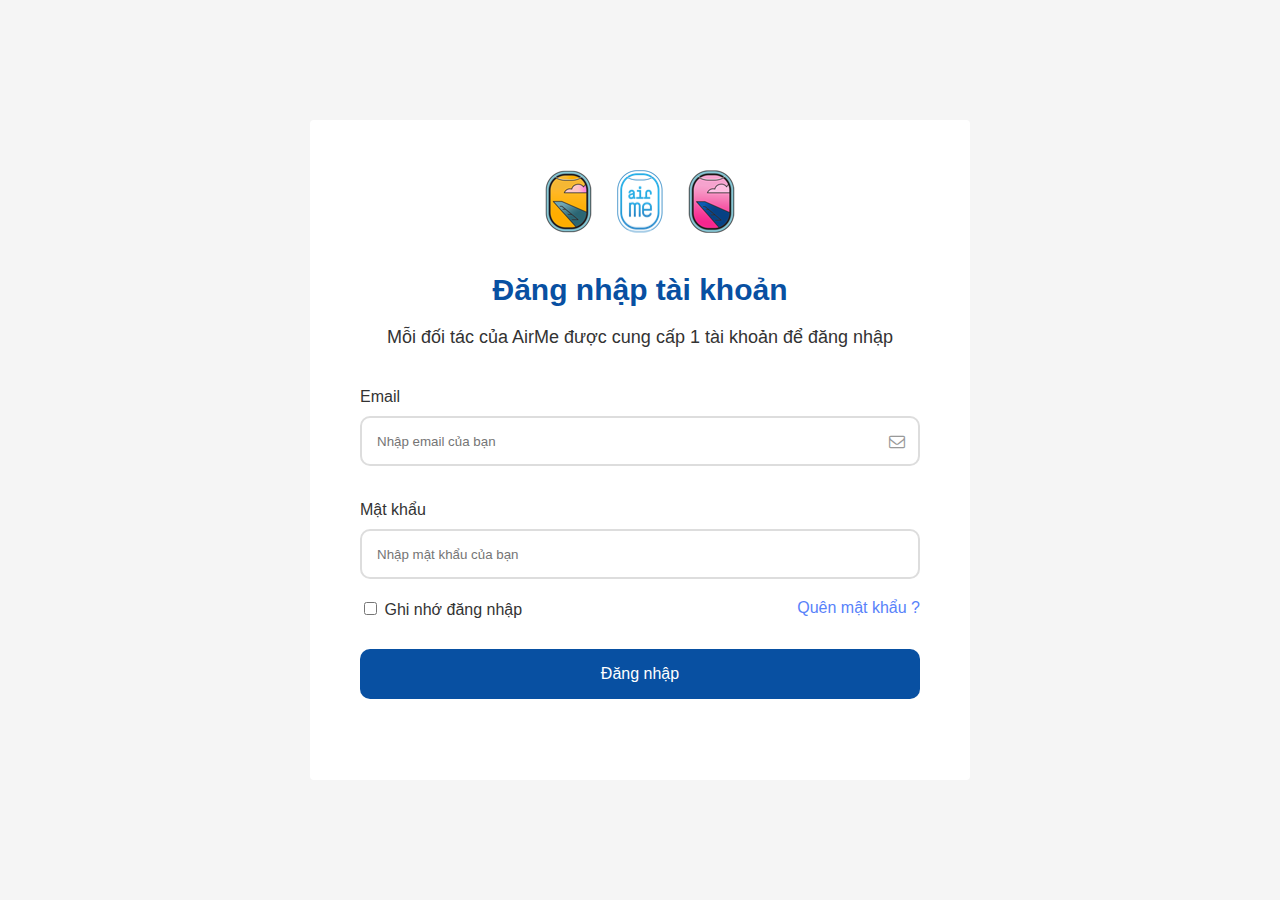
<file: login/index.html>
<!DOCTYPE html>
<html lang="en">
  <head>
    <meta charset="UTF-8" />
    <title>Login</title>
    <link
      rel="stylesheet"
      href="https://maxcdn.bootstrapcdn.com/font-awesome/4.7.0/css/font-awesome.min.css"
    />
    <link rel="stylesheet" href="./style.css" />
  </head>
  <body>
    <div class="login-form">
      <div class="logo">
        <img src="./images/logo.png" />
      </div>
      <div class="title-login">
        <div class="title">Đăng nhập tài khoản</div>
        <div class="description">
          Mỗi đối tác của AirMe được cung cấp 1 tài khoản để đăng nhập
        </div>
      </div>
      <label class="label">Email</label>
      <div class="form-group">
        <input
          type="text"
          class="form-control"
          placeholder="Nhập email của bạn"
          id="UserName"
        />
        <i class="fa fa-envelope-o"></i>
      </div>
      <label class="label">Mật khẩu</label>
      <div class="form-group log-status">
        <input
          type="password"
          class="form-control"
          placeholder="Nhập mật khẩu của bạn"
          id="Password"
        />
        <i class="fa fa-eye see-password"></i>
      </div>
      <div class="alert">Vui lòng kiểm tra lại email và mật khẩu</div>
      <div class="contact100-form-checkbox">
        <input
          class="input-checkbox100"
          id="ckb1"
          type="checkbox"
          name="remember-me"
        />
        <label class="label-checkbox100" for="ckb1">Ghi nhớ đăng nhập</label>

        <a class="link" href="#">Quên mật khẩu ?</a>
      </div>
      <button type="button" class="log-btn margin-top-30">Đăng nhập</button>
    </div>
    <!-- partial -->
    <script src="https://cdnjs.cloudflare.com/ajax/libs/jquery/2.1.3/jquery.min.js"></script>
    <script src="./script.js"></script>
  </body>
</html>
</file>
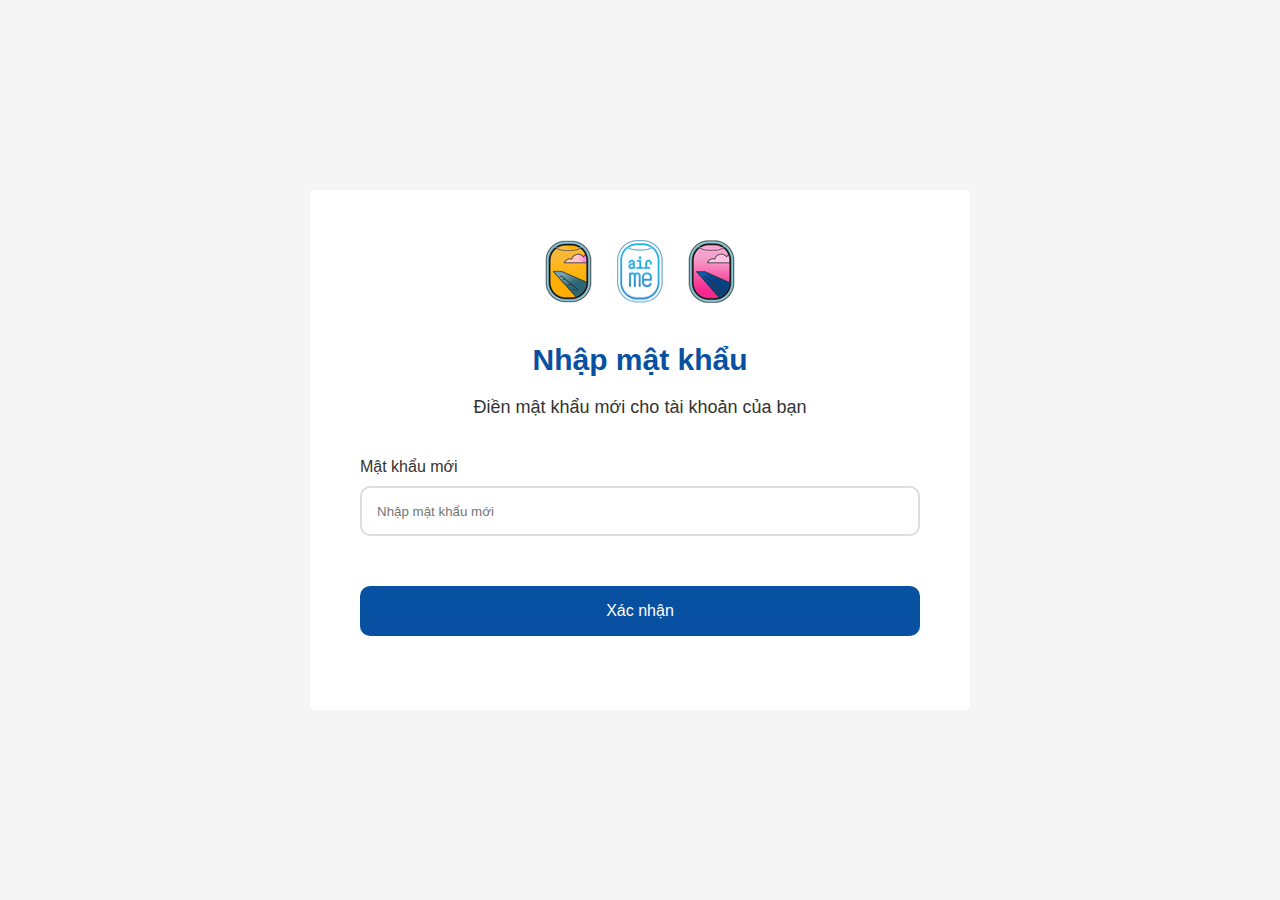
<file: login/index-confirm-password.html>
<!DOCTYPE html>
<html lang="en">
  <head>
    <meta charset="UTF-8" />
    <title>Login</title>
    <link
      rel="stylesheet"
      href="https://maxcdn.bootstrapcdn.com/font-awesome/4.7.0/css/font-awesome.min.css"
    />
    <link rel="stylesheet" href="./style.css" />
  </head>
  <body>
    <div class="login-form height-520">
      <div class="logo">
        <img src="./images/logo.png" />
      </div>
      <div class="title-login">
        <div class="title">Nhập mật khẩu</div>
        <div class="description">
          Điền mật khẩu mới cho tài khoản của bạn
        </div>
      </div>
      <label class="label">Mật khẩu mới</label>
      <div class="form-group log-status">
        <input
          type="password"
          class="form-control"
          placeholder="Nhập mật khẩu mới"
          id="Password"
        />
        <i class="fa fa-eye see-password"></i>
      </div>
      <button type="button" class="confirm-btn margin-top-30">Xác nhận</button>
    </div>
    <!-- partial -->
    <script src="https://cdnjs.cloudflare.com/ajax/libs/jquery/2.1.3/jquery.min.js"></script>
    <script src="./script.js"></script>
  </body>
</html>
</file>
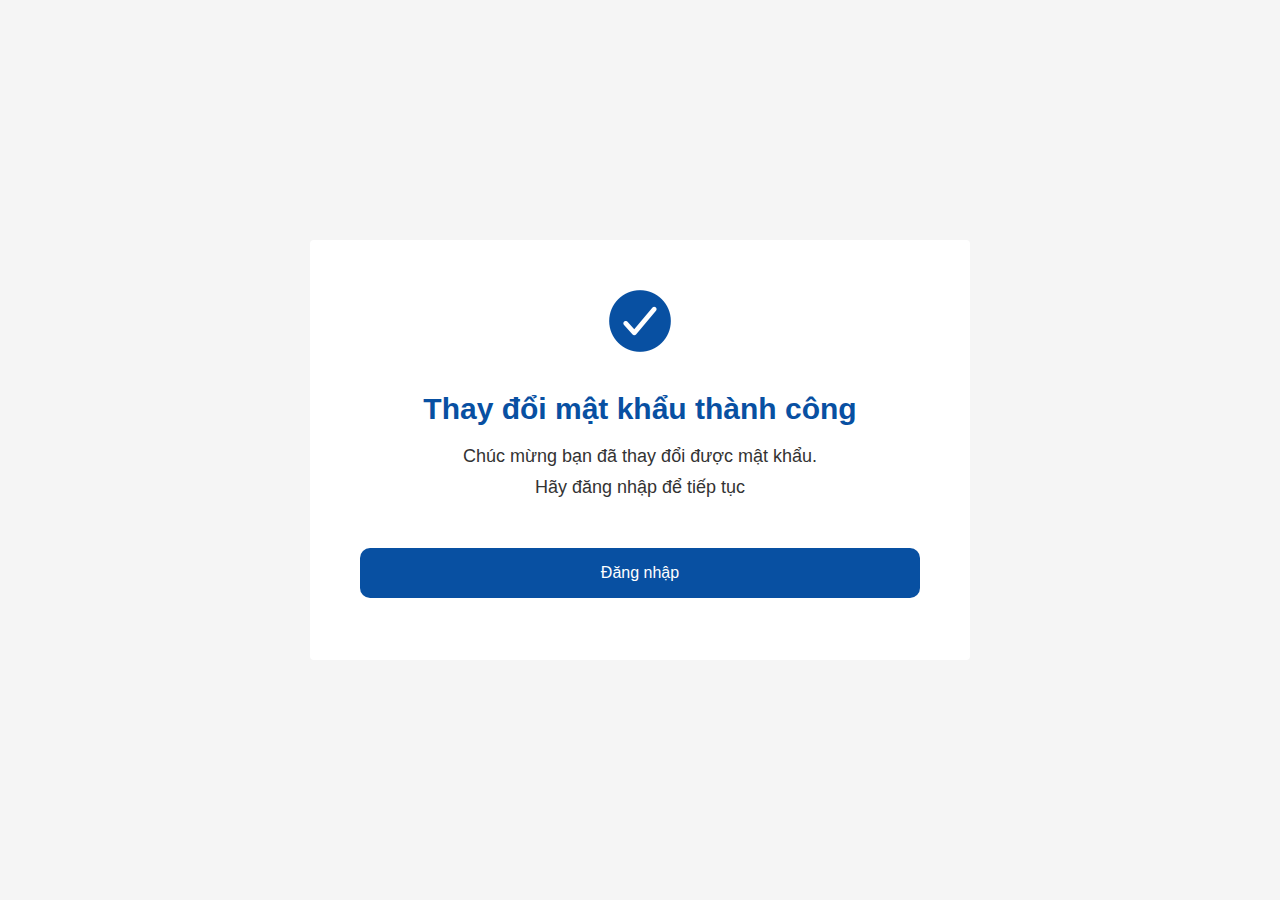
<file: login/index-confirm-success.html>
<!DOCTYPE html>
<html lang="en">
  <head>
    <meta charset="UTF-8" />
    <title>Login</title>
    <link
      rel="stylesheet"
      href="https://maxcdn.bootstrapcdn.com/font-awesome/4.7.0/css/font-awesome.min.css"
    />
    <link rel="stylesheet" href="./style.css" />
  </head>
  <body>
    <div class="login-form height-420">
      <div class="logo">
        <img src="./images/checked.png" />
      </div>
      <div class="title-login">
        <div class="title">Thay đổi mật khẩu thành công</div>
        <div class="description1">
          <div>Chúc mừng bạn đã thay đổi được mật khẩu.</div>
          <div style="margin-top: 10px;">Hãy đăng nhập để tiếp tục</div>
        </div>
      </div>
      <button type="button" class="confirm-btn">Đăng nhập</button>
    </div>
  </body>
</html>
</file>
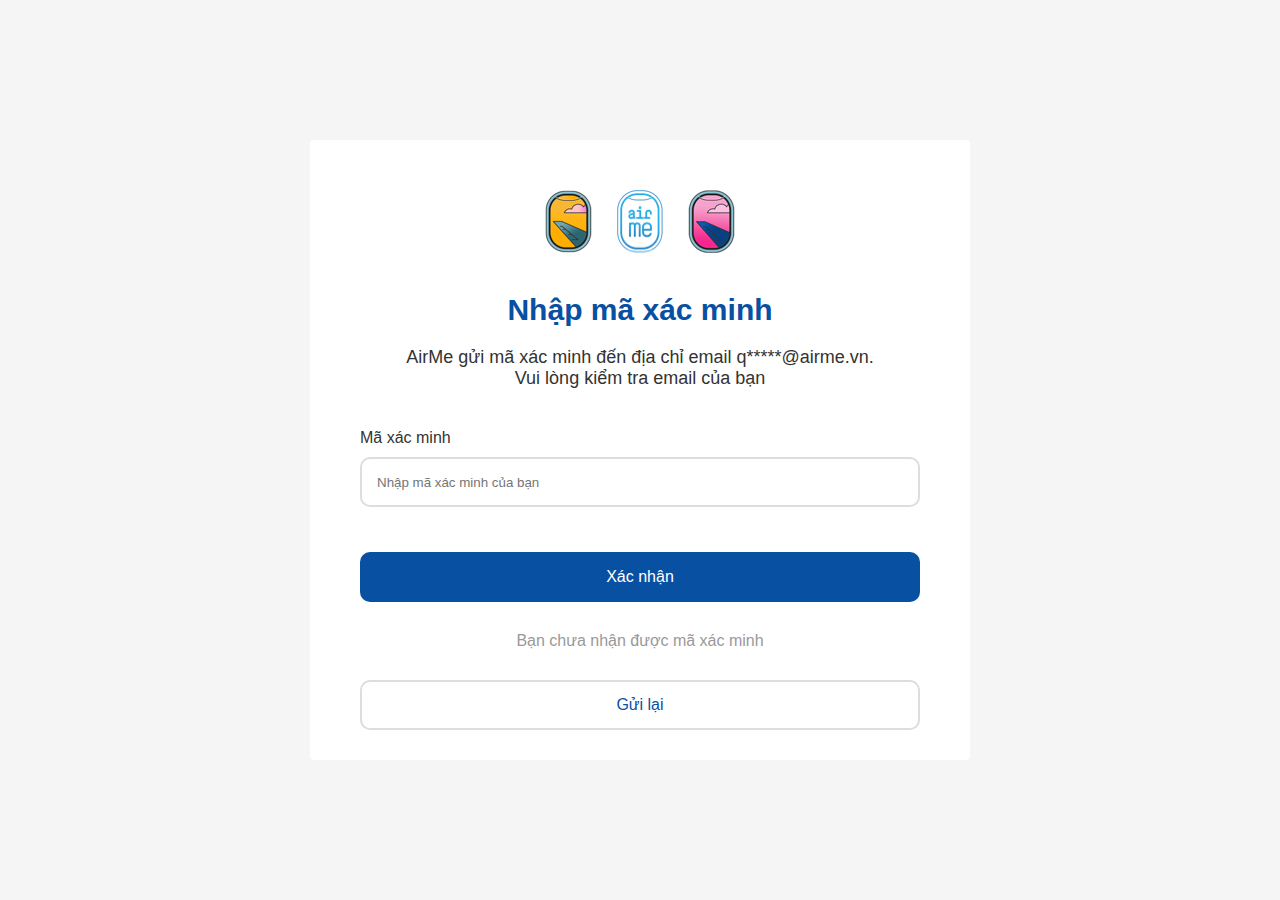
<file: login/index-reset-password-enter.html>
<!DOCTYPE html>
<html lang="en">
  <head>
    <meta charset="UTF-8" />
    <title>Login</title>
    <link
      rel="stylesheet"
      href="https://maxcdn.bootstrapcdn.com/font-awesome/4.7.0/css/font-awesome.min.css"
    />
    <link rel="stylesheet" href="./style.css" />
  </head>
  <body>
    <div class="login-form height-620">
      <div class="logo">
        <img src="./images/logo.png" />
      </div>
      <div class="title-login">
        <div class="title">Nhập mã xác minh</div>
        <div class="description1">
          <div>AirMe gửi mã xác minh đến địa chỉ email q*****@airme.vn.</div>
          <div>Vui lòng kiểm tra email của bạn</div>
        </div>
      </div>
      <label class="label">Mã xác minh</label>
      <div class="form-group">
        <input
          type="text"
          class="form-control"
          placeholder="Nhập mã xác minh của bạn"
          id="UserName"
        />
      </div>
      <button type="button" class="log-btn">Xác nhận</button>
      <div class="info">Bạn chưa nhận được mã xác minh</div>
      <button type="button" class="back-btn">Gửi lại</button>
    </div>
  </body>
</html>
</file>
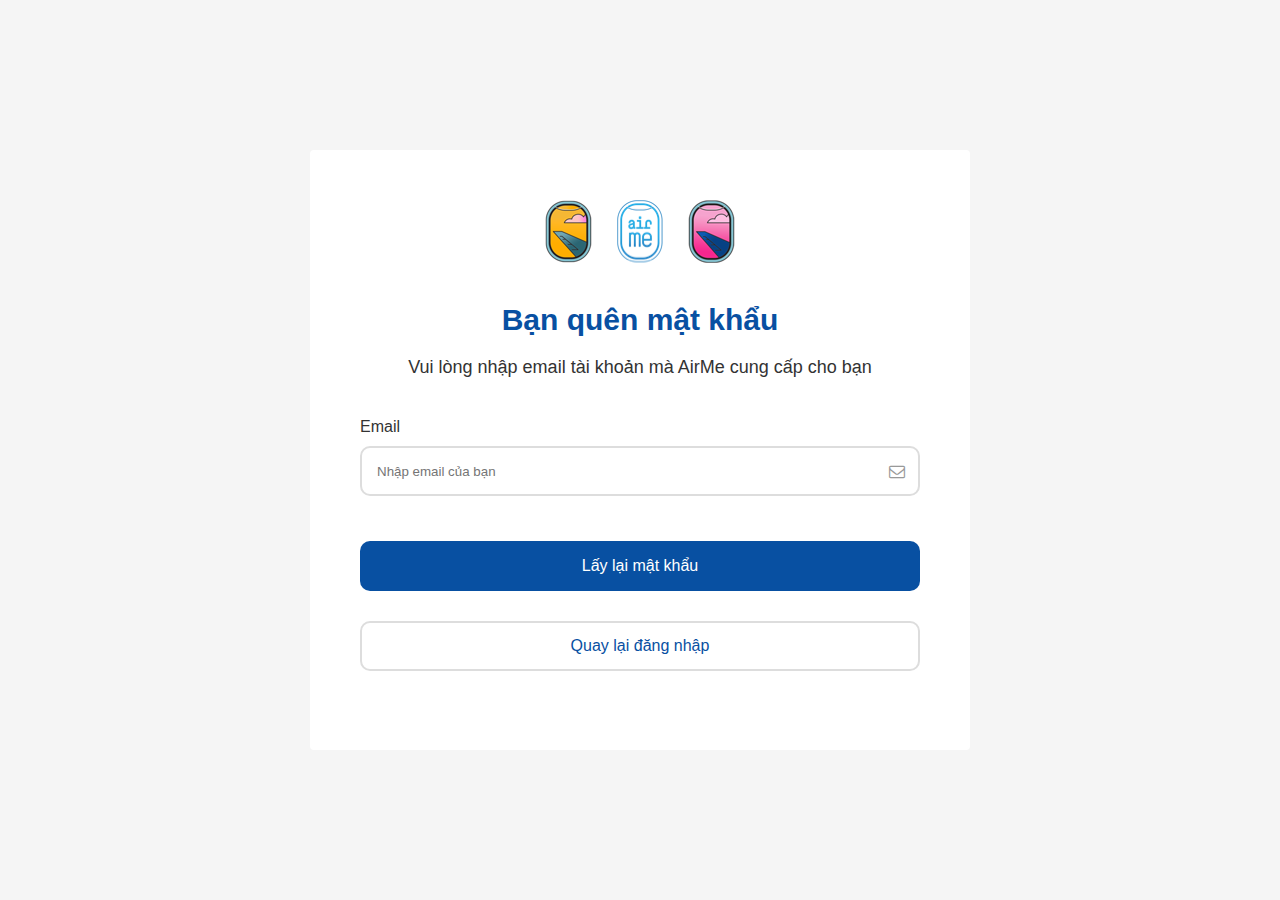
<file: login/index-reset-password.html>
<!DOCTYPE html>
<html lang="en">
  <head>
    <meta charset="UTF-8" />
    <title>Login</title>
    <link
      rel="stylesheet"
      href="https://maxcdn.bootstrapcdn.com/font-awesome/4.7.0/css/font-awesome.min.css"
    />
    <link rel="stylesheet" href="./style.css" />
  </head>
  <body>
    <div class="login-form height-600">
      <div class="logo">
        <img src="./images/logo.png" />
      </div>
      <div class="title-login">
        <div class="title">Bạn quên mật khẩu</div>
        <div class="description">
          Vui lòng nhập email tài khoản mà AirMe cung cấp cho bạn
        </div>
      </div>
      <label class="label">Email</label>
      <div class="form-group">
        <input
          type="text"
          class="form-control"
          placeholder="Nhập email của bạn"
          id="UserName"
        />
        <i class="fa fa-envelope-o"></i>
      </div>
      <button type="button" class="log-btn">Lấy lại mật khẩu</button>
      <button type="button" class="back-btn">Quay lại đăng nhập</button>
    </div>
  </body>
</html>
</file>
<file: login/style.css>
@import url(https://fonts.googleapis.com/css?family=Vibur);
* {
  box-sizing: border-box;
  -moz-box-sizing: border-box;
  -webkit-box-sizing: border-box;
  font-family: arial;
  color: #333;
}

body {
  background: #f5f5f5;
}

h1 {
  color: #ccc;
  text-align: center;
  font-family: "Vibur", cursive;
  font-size: 50px;
}

.login-form {
  width: 660px;
  height: 660px;
  padding: 50px;
  background: #ffffff;
  -moz-border-radius: 4px;
  -webkit-border-radius: 4px;
  border-radius: 4px;
  margin: auto;
  position: absolute;
  left: 0;
  right: 0;
  top: 50%;
  -moz-transform: translateY(-50%);
  -ms-transform: translateY(-50%);
  -webkit-transform: translateY(-50%);
  transform: translateY(-50%);
}

.logo {
  display: flex;
  justify-content: center;
}

.form-group {
  position: relative;
  margin-bottom: 35px;
  margin-top: 10px;
}

.form-control {
  width: 100%;
  height: 50px;
  padding: 5px 7px 5px 15px;
  background: #fff;
  color: #666;
  border: 2px solid #ddd;
  -moz-border-radius: 4px;
  -webkit-border-radius: 4px;
  border-radius: 10px;
}

.form-control:focus {
  border-color: #81F79F;
  outline: none !important;
}

.form-group .fa {
  position: absolute;
  right: 15px;
  top: 17px;
  color: #999;
}

.log-status.wrong-entry {
  -moz-animation: wrong-log 0.3s;
  -webkit-animation: wrong-log 0.3s;
  animation: wrong-log 0.3s;
}

.log-status.wrong-entry .form-control{
  border-color: #ed1c24;
}

.log-btn, .confirm-btn {
  background: #0850a2;
  cursor: pointer;
  display: inline-block;
  width: 100%;
  font-size: 16px;
  height: 50px;
  color: #fff;
  text-decoration: none;
  border: none;
  -moz-border-radius: 4px;
  -webkit-border-radius: 4px;
  border-radius: 10px;
  margin-top: 10px;
}

.back-btn {
  background: #fff;
  border: 2px solid #ddd;
  cursor: pointer;
  display: inline-block;
  width: 100%;
  font-size: 16px;
  height: 50px;
  color: #0850a2;
  text-decoration: none;
  -moz-border-radius: 4px;
  -webkit-border-radius: 4px;
  border-radius: 10px;
  margin-top: 30px;
}

.info {
  width: 100%;
  display: flex;
  justify-content: center;
  margin-top: 30px;
  color: #999;
}

.link {
  text-decoration: none;
  float: right;
  color: #5882FA;
}
.link:hover {
  text-decoration: underline;
}

.alert {
  display: none;
  font-size: 12px;
  color: #f00;
  float: left;
  width: 100%;
  margin-bottom: 10px;
}

.margin-top-30 {
  margin-top: 30px;
}

.height-600 {
  height: 600px;
}

.height-620 {
  height: 620px;
}

.height-520 {
  height: 520px;
}

.height-420 {
  height: 420px;
}

@-moz-keyframes wrong-log {
  0%,
  100% {
    left: 0px;
  }
  20%,
  60% {
    left: 15px;
  }
  40%,
  80% {
    left: -15px;
  }
}
@-webkit-keyframes wrong-log {
  0%,
  100% {
    left: 0px;
  }
  20%,
  60% {
    left: 15px;
  }
  40%,
  80% {
    left: -15px;
  }
}
@keyframes wrong-log {
  0%,
  100% {
    left: 0px;
  }
  20%,
  60% {
    left: 15px;
  }
  40%,
  80% {
    left: -15px;
  }
}
.title-login {
  margin-top: 40px;
  margin-bottom: 40px;
}

.title {
  font-size: 30px;
  font-weight: bold;
  width: 100%;
  display: flex;
  justify-content: center;
  color: #0850a2;
}

.description {
  display: flex;
  justify-content: center;
  font-size: 18px;
  margin-top: 20px;
}

.description1 {
  margin-top: 20px;
}

.description1 div {
  width: 100%;
  display: flex;
  justify-content: center;
  font-size: 18px;
  text-align: center;
}

.log-status {
  margin-bottom: 20px;
}

.see-password {
  cursor: pointer;
  display: none;
}
</file>
